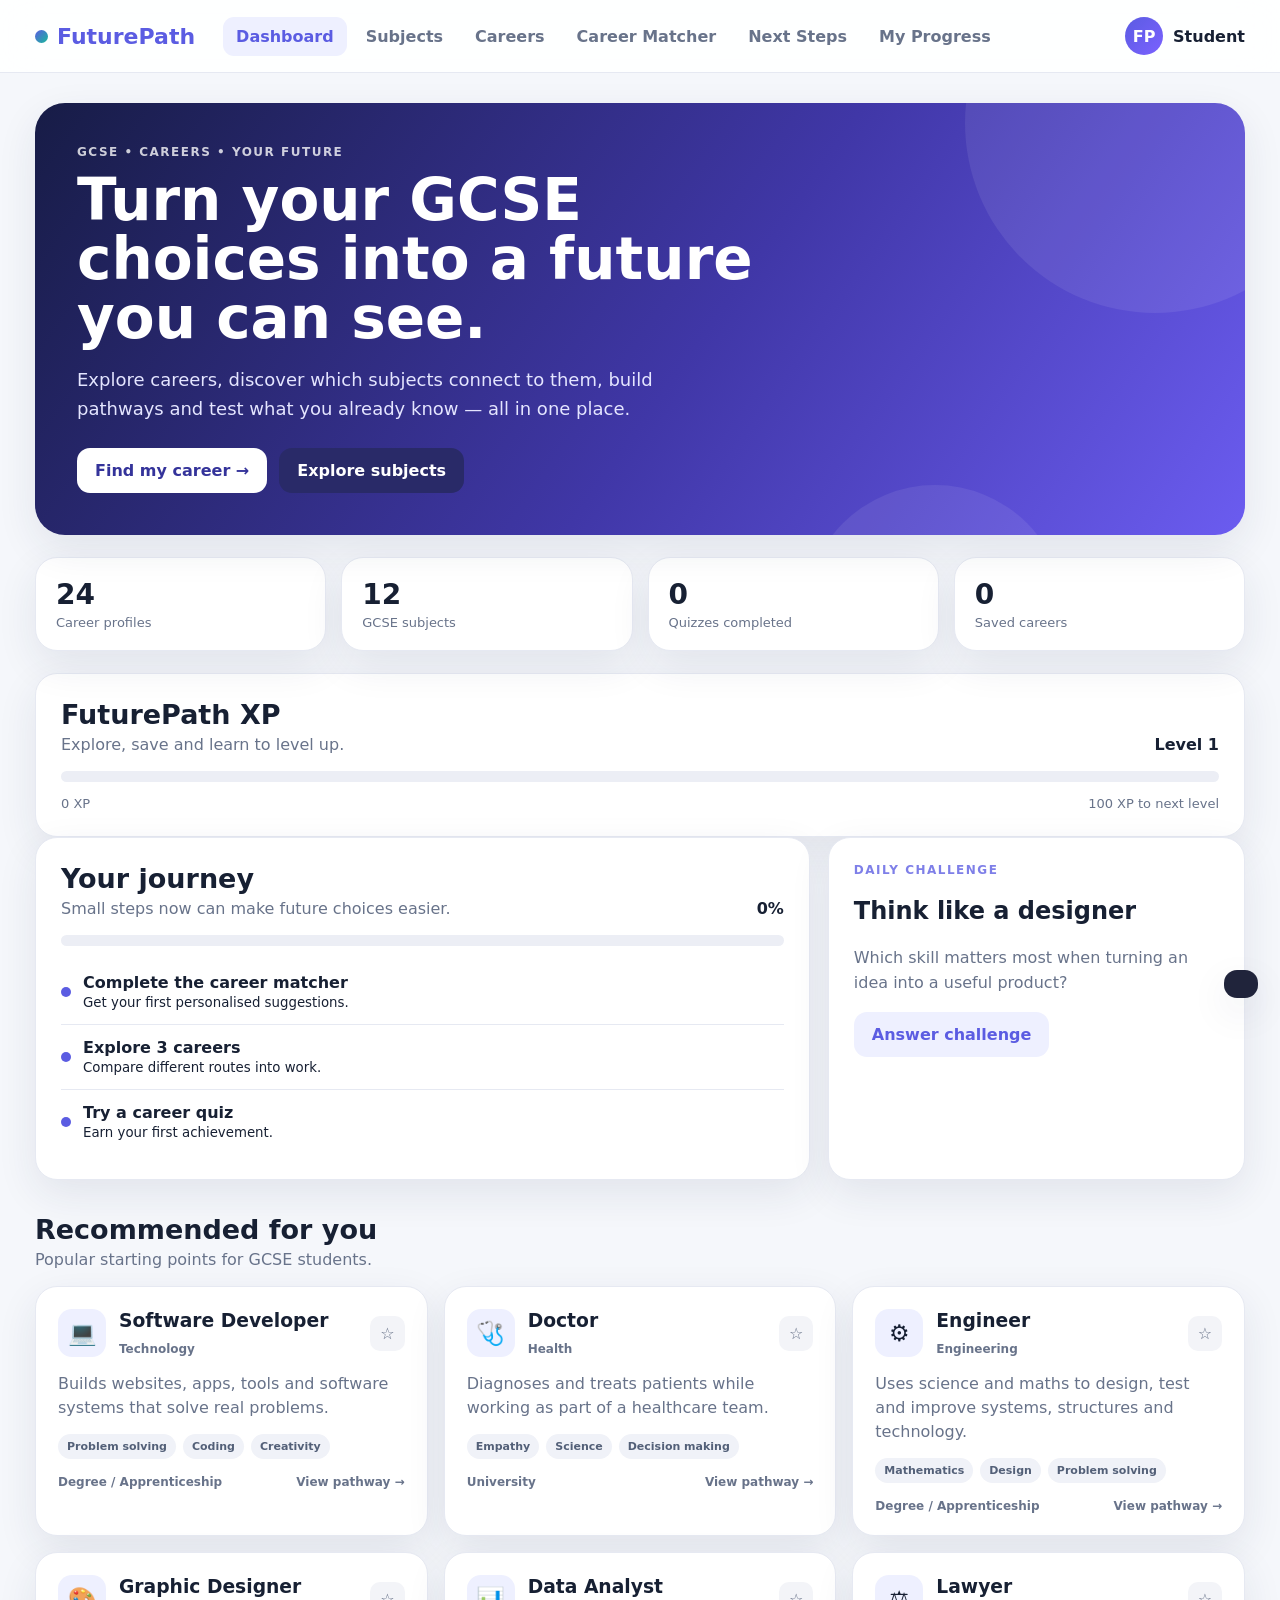
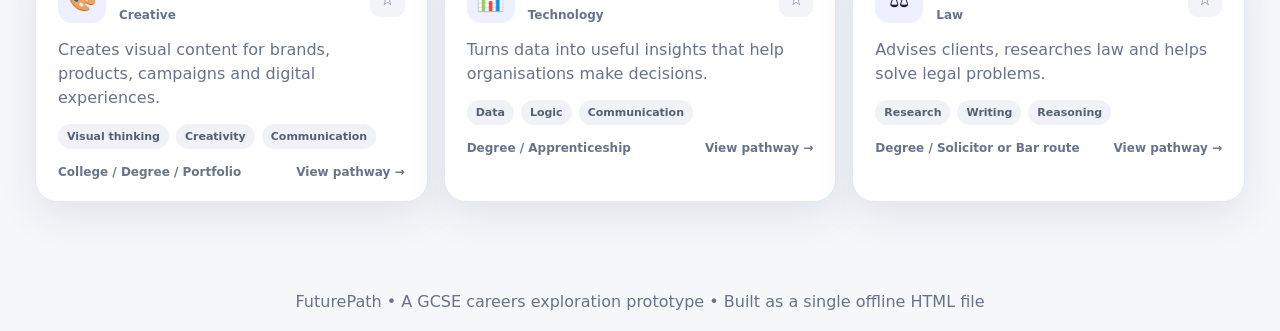
<file: FuturePath_GCSE_Career_Platform_Pro (3).html>
<!DOCTYPE html>
<html lang="en">
<head>
<meta charset="UTF-8">
<meta name="viewport" content="width=device-width, initial-scale=1.0">
<title>FuturePath | GCSE Careers</title>
<style>
:root{
  --bg:#f5f7fb;--card:#fff;--text:#172033;--muted:#68738a;--primary:#5b5ce2;
  --primary2:#7b61ff;--accent:#18b99a;--warning:#ffb84d;--danger:#ef6672;
  --border:#e6e9f2;--shadow:0 14px 40px rgba(33,42,76,.09);--radius:22px;
}
*{box-sizing:border-box}html{scroll-behavior:smooth}body{margin:0;font-family:Inter,ui-sans-serif,system-ui,-apple-system,Segoe UI,Roboto,Arial,sans-serif;background:var(--bg);color:var(--text)}
button,input,select{font:inherit}button{cursor:pointer;border:0}.hidden{display:none!important}
.nav{position:sticky;top:0;z-index:50;background:rgba(255,255,255,.9);backdrop-filter:blur(18px);border-bottom:1px solid var(--border)}
.nav-inner{max-width:1250px;margin:auto;height:72px;display:flex;align-items:center;gap:28px;padding:0 20px}
.logo{font-weight:900;font-size:22px;color:var(--primary);display:flex;align-items:center;gap:9px}.logo-dot{width:13px;height:13px;border-radius:50%;background:linear-gradient(135deg,var(--primary),var(--accent))}
.nav-links{display:flex;gap:6px;flex:1}.nav-links button{background:none;color:var(--muted);padding:10px 13px;border-radius:11px;font-weight:700}.nav-links button:hover,.nav-links button.active{background:#eef0ff;color:var(--primary)}
.profile{display:flex;align-items:center;gap:10px;font-weight:800}.avatar{width:38px;height:38px;border-radius:50%;display:grid;place-items:center;background:linear-gradient(135deg,var(--primary),var(--primary2));color:#fff}
main{max-width:1250px;margin:auto;padding:30px 20px 70px}.hero{border-radius:30px;padding:42px;min-height:355px;background:linear-gradient(125deg,#171c46,#4037a7 55%,#6b5cf0);color:#fff;position:relative;overflow:hidden;box-shadow:var(--shadow)}
.hero:before,.hero:after{content:"";position:absolute;border-radius:50%;background:rgba(255,255,255,.08)}.hero:before{width:380px;height:380px;right:-100px;top:-170px}.hero:after{width:260px;height:260px;right:180px;bottom:-210px}
.hero-content{position:relative;z-index:2;max-width:700px}.eyebrow{text-transform:uppercase;letter-spacing:1.5px;font-size:12px;font-weight:900;opacity:.78}.hero h1{font-size:clamp(34px,5vw,58px);line-height:1.02;margin:12px 0}.hero p{font-size:18px;line-height:1.6;color:#e4e5ff;max-width:650px}.actions{display:flex;gap:12px;flex-wrap:wrap;margin-top:24px}
.btn{padding:13px 18px;border-radius:13px;font-weight:900;transition:.2s}.btn:hover{transform:translateY(-2px)}.btn-primary{background:#fff;color:#34339a}.btn-dark{background:#292a68;color:#fff}.btn-soft{background:#eef0ff;color:var(--primary)}.btn-green{background:var(--accent);color:#fff}
.stats{display:grid;grid-template-columns:repeat(4,1fr);gap:15px;margin:22px 0}.stat,.card{background:var(--card);border:1px solid var(--border);border-radius:var(--radius);box-shadow:var(--shadow)}.stat{padding:20px}.stat strong{font-size:28px}.stat span{display:block;color:var(--muted);font-size:13px;margin-top:4px}
.section{margin-top:34px}.section-head{display:flex;justify-content:space-between;gap:15px;align-items:end;margin-bottom:17px}.section-head h2{margin:0;font-size:27px}.section-head p{margin:5px 0 0;color:var(--muted)}.section-head .search{max-width:320px}
.search{width:100%;border:1px solid var(--border);background:#fff;padding:13px 15px;border-radius:13px;outline:none}.search:focus{border-color:var(--primary);box-shadow:0 0 0 4px #5b5ce214}
.subject-grid,.career-grid,.path-grid{display:grid;grid-template-columns:repeat(3,1fr);gap:16px}.subject,.career{padding:22px;transition:.22s;cursor:pointer}.subject:hover,.career:hover{transform:translateY(-5px);box-shadow:0 18px 45px rgba(33,42,76,.13)}
.icon{width:48px;height:48px;border-radius:14px;display:grid;place-items:center;background:#eef0ff;font-size:23px;margin-bottom:15px}.subject h3,.career h3{margin:0 0 7px}.subject p,.career p{color:var(--muted);line-height:1.5;margin:0}.chips{display:flex;gap:7px;flex-wrap:wrap;margin-top:14px}.chip{background:#f0f2f8;border-radius:999px;padding:6px 9px;font-size:11px;font-weight:800;color:#536078}
.career-top{display:flex;gap:13px;align-items:center}.career-top .icon{margin:0}.career-meta{display:flex;justify-content:space-between;margin-top:16px;color:var(--muted);font-size:12px;font-weight:800}.save{background:#f3f4f8;border-radius:10px;padding:8px 10px;color:#68738a}.save.saved{color:#d89a00;background:#fff6dc}
.dashboard{display:grid;grid-template-columns:1.3fr .7fr;gap:18px}.progress-card{padding:25px}.progress-bar{height:11px;background:#eceef5;border-radius:999px;overflow:hidden;margin:14px 0}.progress-fill{height:100%;background:linear-gradient(90deg,var(--primary),var(--accent));border-radius:999px;transition:.5s}
.todo{display:flex;gap:12px;align-items:center;padding:13px 0;border-bottom:1px solid var(--border)}.todo:last-child{border:0}.todo-dot{width:10px;height:10px;border-radius:50%;background:var(--primary)}
.match{padding:28px}.match-layout{display:grid;grid-template-columns:1fr 1fr;gap:20px}.question{padding:24px;border:1px solid var(--border);border-radius:18px;background:#fafbfe}.question h3{margin-top:0}.option{display:block;width:100%;text-align:left;background:#fff;border:1px solid var(--border);padding:13px;border-radius:12px;margin:9px 0;font-weight:700}.option:hover,.option.selected{border-color:var(--primary);background:#eef0ff;color:var(--primary)}
.result{background:linear-gradient(135deg,#f0efff,#e9fff8);padding:25px;border-radius:18px;border:1px solid #deddfb}.result h3{margin-top:0}
.pathway{padding:24px}.path-line{display:grid;grid-template-columns:50px 1fr;gap:15px;position:relative;padding-bottom:20px}.path-line:not(:last-child):after{content:"";position:absolute;left:24px;top:48px;height:calc(100% - 28px);width:2px;background:#dfe2ed}.step{width:48px;height:48px;border-radius:50%;background:#eef0ff;color:var(--primary);display:grid;place-items:center;font-weight:900;z-index:1}.path-line h4{margin:3px 0 4px}.path-line p{margin:0;color:var(--muted);line-height:1.5}
.badges{display:grid;grid-template-columns:repeat(4,1fr);gap:12px}.badge{padding:17px;text-align:center}.badge .big{font-size:29px}.badge.locked{opacity:.42;filter:grayscale(1)}
.modal{position:fixed;inset:0;background:rgba(14,18,40,.65);z-index:100;display:none;align-items:center;justify-content:center;padding:18px}.modal.open{display:flex}.modal-box{background:#fff;border-radius:24px;max-width:780px;width:100%;max-height:90vh;overflow:auto;padding:28px;box-shadow:0 30px 80px #0004}.modal-head{display:flex;justify-content:space-between;gap:20px}.close{background:#f0f2f7;width:38px;height:38px;border-radius:50%;font-size:20px}.quiz-q{padding:18px 0;border-bottom:1px solid var(--border)}.quiz-q p{font-weight:800}.quiz-q label{display:block;padding:8px;color:var(--muted)}
.toast{position:fixed;bottom:22px;right:22px;background:#20243b;color:#fff;padding:14px 17px;border-radius:13px;box-shadow:var(--shadow);z-index:200;transform:translateY(120px);transition:.3s}.toast.show{transform:translateY(0)}
footer{text-align:center;color:var(--muted);padding:20px}
@media(max-width:850px){.nav-links{display:none}.stats{grid-template-columns:repeat(2,1fr)}.subject-grid,.career-grid,.path-grid{grid-template-columns:1fr 1fr}.dashboard,.match-layout{grid-template-columns:1fr}.badges{grid-template-columns:repeat(2,1fr)}}
@media(max-width:580px){main{padding:18px 13px 50px}.hero{padding:27px;min-height:auto}.stats{grid-template-columns:1fr 1fr}.subject-grid,.career-grid,.path-grid{grid-template-columns:1fr}.section-head{align-items:stretch;flex-direction:column}.section-head .search{max-width:none}.hero h1{font-size:39px}.nav-inner{padding:0 13px}.profile span{display:none}}
</style>
</head>
<body>
<nav class="nav">
  <div class="nav-inner">
    <div class="logo"><span class="logo-dot"></span>FuturePath</div>
    <div class="nav-links">
      <button data-page="home" class="active">Dashboard</button>
      <button data-page="subjects">Subjects</button>
      <button data-page="careers">Careers</button>
      <button data-page="matcher">Career Matcher</button>
      <button data-page="options">Next Steps</button><button data-page="progress">My Progress</button>
    </div>
    <div class="profile"><div class="avatar">FP</div><span>Student</span></div>
  </div>
</nav>

<main>
<section id="home" class="page">
  <div class="hero">
    <div class="hero-content">
      <div class="eyebrow">GCSE • Careers • Your Future</div>
      <h1>Turn your GCSE choices into a future you can see.</h1>
      <p>Explore careers, discover which subjects connect to them, build pathways and test what you already know — all in one place.</p>
      <div class="actions">
        <button class="btn btn-primary" onclick="go('matcher')">Find my career →</button>
        <button class="btn btn-dark" onclick="go('subjects')">Explore subjects</button>
      </div>
    </div>
  </div>
  <div class="stats">
    <div class="stat"><strong id="careerCount">24</strong><span>Career profiles</span></div>
    <div class="stat"><strong>12</strong><span>GCSE subjects</span></div>
    <div class="stat"><strong id="quizCount">0</strong><span>Quizzes completed</span></div>
    <div class="stat"><strong id="savedCount">0</strong><span>Saved careers</span></div>
  </div>

  <div class="card progress-card" style="margin-top:18px">
    <div class="section-head"><div><h2>FuturePath XP</h2><p>Explore, save and learn to level up.</p></div><strong id="levelLabel">Level 1</strong></div>
    <div class="progress-bar"><div class="progress-fill" id="xpFill" style="width:0%"></div></div>
    <div style="display:flex;justify-content:space-between;color:var(--muted);font-size:13px"><span id="xpText">0 XP</span><span id="nextXp">100 XP to next level</span></div>
  </div>

  <div class="dashboard">
    <div class="card progress-card">
      <div class="section-head"><div><h2>Your journey</h2><p>Small steps now can make future choices easier.</p></div><strong id="progressText">0%</strong></div>
      <div class="progress-bar"><div class="progress-fill" id="progressFill" style="width:0%"></div></div>
      <div class="todo"><div class="todo-dot"></div><div><b>Complete the career matcher</b><br><small>Get your first personalised suggestions.</small></div></div>
      <div class="todo"><div class="todo-dot"></div><div><b>Explore 3 careers</b><br><small>Compare different routes into work.</small></div></div>
      <div class="todo"><div class="todo-dot"></div><div><b>Try a career quiz</b><br><small>Earn your first achievement.</small></div></div>
    </div>
    <div class="card progress-card">
      <div class="eyebrow" style="color:var(--primary)">Daily challenge</div>
      <h2 id="dailyTitle">Think like a designer</h2>
      <p id="dailyText" style="color:var(--muted);line-height:1.6">Which skill matters most when turning an idea into a useful product?</p>
      <button class="btn btn-soft" onclick="dailyChallenge()">Answer challenge</button>
    </div>
  </div>

  <div class="section">
    <div class="section-head"><div><h2>Recommended for you</h2><p>Popular starting points for GCSE students.</p></div></div>
    <div id="homeCareers" class="career-grid"></div>
  </div>
</section>

<section id="subjects" class="page hidden">
  <div class="section-head"><div><h2>Explore GCSE subjects</h2><p>Pick a subject to see careers where it can be useful.</p></div><input class="search" id="subjectSearch" placeholder="Search subjects..."></div>
  <div id="subjectGrid" class="subject-grid"></div>
</section>

<section id="careers" class="page hidden">
  <div class="section-head"><div><h2>Career explorer</h2><p>Compare careers by area, skills and route.</p></div><input class="search" id="careerSearch" placeholder="Search careers..."></div>
  <div class="chips" id="careerFilters" style="margin-bottom:18px"></div>
  <div id="careerGrid" class="career-grid"></div>
</section>

<section id="matcher" class="page hidden">
  <div class="card match">
    <div class="section-head"><div><h2>Career Matcher</h2><p>Answer 5 questions. There are no right or wrong answers.</p></div></div>
    <div class="match-layout">
      <div id="matchQuestions"></div>
      <div>
        <div id="matchResult" class="result">
          <h3>Your result will appear here</h3>
          <p style="color:var(--muted)">Choose an answer for each question, then press “Match me”.</p>
        </div>
        <button class="btn btn-primary" style="margin-top:14px;width:100%" onclick="runMatcher()">Match me with careers</button>
      </div>
    </div>
  </div>
</section>


<section id="options" class="page hidden">
  <div class="hero" style="min-height:270px;margin-bottom:22px">
    <div class="hero-content">
      <div class="eyebrow">After GCSEs • England & UK</div>
      <h1>Choose a route, not a label.</h1>
      <p>Compare sixth form, college, apprenticeships and university-style routes, then build a simple action plan for your next steps.</p>
    </div>
  </div>

  <div class="section">
    <div class="section-head"><div><h2>Which route sounds right?</h2><p>There is no single “best” route — it depends on the career and what suits you.</p></div></div>
    <div class="path-grid">
      <div class="card pathway"><div class="icon">🎓</div><h3>Sixth form / college</h3><p style="color:var(--muted);line-height:1.6">Continue studying after GCSEs, often taking A levels or other post-16 qualifications. This can be useful if you want to keep academic options open.</p><div class="chips"><span class="chip">Academic study</span><span class="chip">Post-16</span></div></div>
      <div class="card pathway"><div class="icon">🛠️</div><h3>Apprenticeship</h3><p style="color:var(--muted);line-height:1.6">Combine paid work with training and a qualification. In England, official guidance says apprenticeships are available from age 16, with different levels available.</p><div class="chips"><span class="chip">Work + study</span><span class="chip">Paid job</span></div><button class="btn btn-soft" onclick="openApprenticeship()">Learn more</button></div>
      <div class="card pathway"><div class="icon">🏫</div><h3>University</h3><p style="color:var(--muted);line-height:1.6">A higher-education route that can lead to a degree and is required or useful for many careers. Entry requirements differ by course.</p><div class="chips"><span class="chip">Degree</span><span class="chip">Subject specialism</span></div></div>
    </div>
  </div>

  <div class="section">
    <div class="section-head"><div><h2>Interactive next-step planner</h2><p>Pick a career and the planner will turn it into a checklist.</p></div>
      <select id="plannerCareer" class="search" style="max-width:330px"><option value="">Choose a career...</option></select>
    </div>
    <div class="card pathway" id="plannerOutput"><p style="color:var(--muted)">Choose a career above to generate your plan.</p></div>
  </div>

  <div class="section">
    <div class="section-head"><div><h2>Official UK resources</h2><p>Use these for current information rather than relying on static career websites.</p></div></div>
    <div class="path-grid">
      <div class="card pathway"><h3>Find an apprenticeship</h3><p style="color:var(--muted)">The official England service lets you search and apply for apprenticeships.</p><a class="btn btn-soft" href="https://www.gov.uk/apply-apprenticeship" target="_blank" rel="noopener">Open GOV.UK →</a></div>
      <div class="card pathway"><h3>UCAS apprenticeships</h3><p style="color:var(--muted)">Explore apprenticeship information, industries and vacancies through UCAS.</p><a class="btn btn-soft" href="https://www.ucas.com/apprenticeships" target="_blank" rel="noopener">Open UCAS →</a></div>
      <div class="card pathway"><h3>Compare before deciding</h3><p style="color:var(--muted)">Check the qualification, subjects/grades, training provider, employer, location and progression before applying.</p><button class="btn btn-soft" onclick="showCompare()">Open checklist</button></div>
    </div>
  </div>
</section>

<section id="progress" class="page hidden">
  <div class="section-head"><div><h2>My Progress</h2><p>Your activity is saved in this browser.</p></div><button class="btn btn-soft" onclick="resetProgress()">Reset progress</button></div>
  <div class="stats">
    <div class="stat"><strong id="pQuiz">0</strong><span>Quizzes completed</span></div>
    <div class="stat"><strong id="pSaved">0</strong><span>Saved careers</span></div>
    <div class="stat"><strong id="pExplored">0</strong><span>Careers explored</span></div>
    <div class="stat"><strong id="pScore">—</strong><span>Best quiz score</span></div>
  </div>
  <div class="section">
    <div class="section-head"><div><h2>Achievements</h2><p>Keep exploring to unlock them.</p></div></div>
    <div class="badges" id="badges"></div>
  </div>
  <div class="section">
    <div class="card pathway">
      <h2>Your saved careers</h2>
      <div id="savedList"></div>
    </div>
  </div>
</section>
</main>

<footer>FuturePath • A GCSE careers exploration prototype • Built as a single offline HTML file</footer>

<div class="modal" id="modal">
  <div class="modal-box" id="modalBox"></div>
</div>
<div class="toast" id="toast"></div>

<script>
const subjects=[
["English Language","📖","Communication, writing and analysis","Journalist, Lawyer, Teacher, Marketing Executive"],
["Maths","➗","Problem solving, logic and quantitative skills","Data Analyst, Engineer, Accountant, Economist"],
["Biology","🧬","Living systems, health and scientific investigation","Doctor, Biomedical Scientist, Zoologist, Physiotherapist"],
["Chemistry","⚗️","Matter, experiments and scientific reasoning","Pharmacist, Chemist, Chemical Engineer, Forensic Scientist"],
["Physics","⚡","Forces, energy, maths and how the universe works","Engineer, Physicist, Architect, Aerospace Engineer"],
["Computer Science","💻","Programming, systems and computational thinking","Software Developer, Cyber Security Analyst, Data Scientist, Game Developer"],
["Geography","🌍","Places, people, environment and data","Geographer, Town Planner, Environmental Consultant, Surveyor"],
["History","🏛️","Evidence, interpretation and understanding change","Lawyer, Historian, Civil Servant, Journalist"],
["Art & Design","🎨","Creative thinking, visual communication and making","Graphic Designer, Architect, Animator, UX Designer"],
["Business","📈","Enterprise, finance, strategy and organisations","Entrepreneur, Accountant, Marketing Manager, Consultant"],
["Languages","🗣️","Communication across cultures and countries","Translator, Diplomat, Teacher, International Business"],
["PE","🏃","Movement, teamwork, performance and wellbeing","Sports Coach, Physiotherapist, Sports Scientist, PE Teacher"]
];

const careers=[
{name:"Software Developer",icon:"💻",area:"Technology",subjects:["Maths","Computer Science","Physics"],skills:["Problem solving","Coding","Creativity"],route:"Degree / Apprenticeship",salary:"Varies by experience",desc:"Builds websites, apps, tools and software systems that solve real problems.",path:["GCSE Maths + Computer Science","A levels / T Level / college or apprenticeship","Junior Developer / Degree pathway","Software Developer → Senior Developer → Tech Lead"]},
{name:"Doctor",icon:"🩺",area:"Health",subjects:["Biology","Chemistry","Maths"],skills:["Empathy","Science","Decision making"],route:"University",salary:"Varies by role and experience",desc:"Diagnoses and treats patients while working as part of a healthcare team.",path:["GCSE Biology + Chemistry + strong academic profile","A levels / equivalent qualifications","Medical degree + clinical training","Doctor → Specialisation / GP / Consultant"]},
{name:"Engineer",icon:"⚙️",area:"Engineering",subjects:["Maths","Physics","Computer Science"],skills:["Mathematics","Design","Problem solving"],route:"Degree / Apprenticeship",salary:"Varies by engineering field",desc:"Uses science and maths to design, test and improve systems, structures and technology.",path:["GCSE Maths + Physics","A levels / T Level / apprenticeship","Engineering degree or higher apprenticeship","Graduate Engineer → Chartered / Senior Engineer"]},
{name:"Graphic Designer",icon:"🎨",area:"Creative",subjects:["Art & Design","English Language","Computer Science"],skills:["Visual thinking","Creativity","Communication"],route:"College / Degree / Portfolio",salary:"Varies by experience",desc:"Creates visual content for brands, products, campaigns and digital experiences.",path:["GCSE Art & Design","College / sixth form / creative qualification","Portfolio + internships / junior role","Designer → Senior Designer → Creative Director"]},
{name:"Data Analyst",icon:"📊",area:"Technology",subjects:["Maths","Computer Science","Business"],skills:["Data","Logic","Communication"],route:"Degree / Apprenticeship",salary:"Varies by sector and experience",desc:"Turns data into useful insights that help organisations make decisions.",path:["GCSE Maths + Computer Science","College / A levels / apprenticeship","Degree or data apprenticeship","Analyst → Senior Analyst → Data Scientist / Manager"]},
{name:"Lawyer",icon:"⚖️",area:"Law",subjects:["English Language","History","Maths"],skills:["Research","Writing","Reasoning"],route:"Degree / Solicitor or Bar route",salary:"Varies by legal role",desc:"Advises clients, researches law and helps solve legal problems.",path:["GCSE English + strong written subjects","A levels / equivalent","Law degree or conversion + professional training","Trainee → Qualified Lawyer → Senior / Partner"]},
{name:"Architect",icon:"🏗️",area:"Design",subjects:["Maths","Physics","Art & Design"],skills:["Design","Technical drawing","Problem solving"],route:"University",salary:"Varies by experience",desc:"Designs buildings and spaces while balancing creativity, safety and practical constraints.",path:["GCSE Maths + Art can be useful","Sixth form / college","Architecture degree + professional experience","Part 1 → Part 2 → Part 3 / Architect"]},
{name:"Cyber Security Analyst",icon:"🔐",area:"Technology",subjects:["Computer Science","Maths","Physics"],skills:["Investigation","Logic","Attention to detail"],route:"Degree / Apprenticeship",salary:"Varies by sector and experience",desc:"Helps protect systems, networks and information from cyber threats.",path:["GCSE Computer Science + Maths","College / T Level / apprenticeship","Cyber degree or technical training","Analyst → Security Engineer → Security Specialist"]},
{name:"Psychologist",icon:"🧠",area:"Health",subjects:["Biology","English Language","Maths"],skills:["Listening","Research","Analysis"],route:"University",salary:"Varies by specialism",desc:"Studies behaviour and mental processes and can work in research, education, health and other settings.",path:["GCSE English + Science subjects","A levels / equivalent","Psychology degree + further training","Assistant / Graduate → Specialist Psychologist"]},
{name:"Journalist",icon:"📰",area:"Media",subjects:["English Language","History","Languages"],skills:["Writing","Curiosity","Interviewing"],route:"Degree / College / Portfolio",salary:"Varies by employer and experience",desc:"Researches stories, checks information and communicates news to audiences.",path:["GCSE English + Humanities","College / degree / journalism course","Portfolio + work experience","Reporter → Journalist → Senior / Editor"]},
{name:"Accountant",icon:"💷",area:"Business",subjects:["Maths","Business","Computer Science"],skills:["Numeracy","Organisation","Analysis"],route:"Degree / Apprenticeship",salary:"Varies by qualification and experience",desc:"Works with financial information, budgets, reporting and business decisions.",path:["GCSE Maths","A levels / T Level / apprenticeship","Degree or professional apprenticeship","Trainee → Qualified Accountant → Manager / Specialist"]},
{name:"Environmental Consultant",icon:"🌱",area:"Environment",subjects:["Geography","Biology","Chemistry"],skills:["Research","Science","Sustainability"],route:"Degree / Apprenticeship",salary:"Varies by sector and experience",desc:"Helps organisations understand environmental impacts and make more sustainable decisions.",path:["GCSE Geography + Science","Sixth form / college","Environmental science or related degree","Graduate Consultant → Consultant → Senior / Principal"]},
{name:"Teacher",icon:"👩‍🏫",area:"Education",subjects:["English Language","Maths","History"],skills:["Communication","Patience","Leadership"],route:"University / Teacher Training",salary:"Varies by experience and role",desc:"Plans learning, supports pupils and helps young people develop knowledge and confidence.",path:["Strong GCSEs including English and Maths","Sixth form / college","Degree + teacher training or integrated route","Early Career Teacher → Experienced Teacher → Leadership"]},
{name:"Game Developer",icon:"🎮",area:"Technology",subjects:["Computer Science","Maths","Art & Design"],skills:["Coding","Creativity","Teamwork"],route:"Degree / Apprenticeship / Portfolio",salary:"Varies by studio and experience",desc:"Creates the code and systems that make games work and feel interactive.",path:["GCSE Computer Science + Maths","College / T Level / degree","Projects + portfolio / junior role","Developer → Senior → Technical / Design Lead"]},
{name:"Marketing Executive",icon:"📣",area:"Business",subjects:["English Language","Business","Art & Design"],skills:["Creativity","Communication","Research"],route:"Degree / Apprenticeship",salary:"Varies by sector and experience",desc:"Plans campaigns and uses research, content and data to reach audiences.",path:["GCSE English + Business or creative subject","College / sixth form","Degree or marketing apprenticeship","Executive → Manager → Head of Marketing"]},
{name:"Forensic Scientist",icon:"🔬",area:"Science",subjects:["Chemistry","Biology","Maths"],skills:["Observation","Science","Accuracy"],route:"University / Apprenticeship",salary:"Varies by employer and specialism",desc:"Uses scientific methods to examine evidence and support investigations.",path:["GCSE Chemistry + Biology + Maths","A levels / equivalent","Forensic science or related degree","Laboratory / Graduate → Scientist → Specialist"]},
{name:"Physiotherapist",icon:"🦴",area:"Health",subjects:["Biology","PE","Chemistry"],skills:["Empathy","Science","Communication"],route:"University",salary:"Varies by experience and setting",desc:"Helps people improve movement and function through assessment, treatment and rehabilitation.",path:["GCSE Biology + PE can be useful","A levels / equivalent","Physiotherapy degree","Newly Qualified → Specialist / Senior Physiotherapist"]},
{name:"Civil Servant",icon:"🏛️",area:"Public Service",subjects:["English Language","History","Geography"],skills:["Research","Communication","Organisation"],route:"Degree / Apprenticeship",salary:"Varies by grade and department",desc:"Works on public services and policy across government departments.",path:["GCSE English + humanities","Sixth form / college","Degree or civil service apprenticeship","Executive Officer → Higher grades → Senior roles"]},
{name:"UX Designer",icon:"🖥️",area:"Creative",subjects:["Art & Design","Computer Science","English Language"],skills:["Empathy","Design","Research"],route:"Degree / Portfolio / Apprenticeship",salary:"Varies by experience",desc:"Designs digital experiences so websites and apps are clear, useful and enjoyable.",path:["GCSE Art + English / Computer Science","College / degree / portfolio","Projects + work experience","Junior UX → UX Designer → Lead Designer"]},
{name:"Aerospace Engineer",icon:"✈️",area:"Engineering",subjects:["Maths","Physics","Computer Science"],skills:["Mathematics","Physics","Precision"],route:"University / Degree Apprenticeship",salary:"Varies by industry and experience",desc:"Designs and tests aircraft, spacecraft and related systems.",path:["GCSE Maths + Physics","A levels / equivalent","Aerospace or mechanical engineering degree","Graduate → Engineer → Specialist / Lead"]},
{name:"Town Planner",icon:"🏙️",area:"Environment",subjects:["Geography","Maths","English Language"],skills:["Planning","Communication","Analysis"],route:"Degree / Apprenticeship",salary:"Varies by experience and employer",desc:"Helps plan how towns, cities and communities develop and use space.",path:["GCSE Geography + Maths","Sixth form / college","Planning or related degree","Graduate Planner → Planner → Senior / Principal"]},
{name:"Sports Scientist",icon:"🏅",area:"Sport",subjects:["PE","Biology","Maths"],skills:["Science","Data","Performance"],route:"University",salary:"Varies by setting and specialism",desc:"Applies science and data to understand and improve human performance.",path:["GCSE PE + Biology + Maths","A levels / equivalent","Sport and exercise science degree","Graduate → Practitioner / Scientist → Specialist"]},
{name:"Entrepreneur",icon:"🚀",area:"Business",subjects:["Business","Maths","English Language"],skills:["Leadership","Creativity","Resilience"],route:"Flexible / Business building",salary:"Highly variable",desc:"Builds and runs a business by identifying problems, creating solutions and taking calculated risks.",path:["Explore Business + Maths","Develop an idea and test it","Build skills through projects / enterprise","Founder → Growing business → New ventures"]},
{name:"Translator",icon:"🌐",area:"Languages",subjects:["Languages","English Language","History"],skills:["Languages","Accuracy","Cultural awareness"],route:"Degree / Apprenticeship",salary:"Varies by language and setting",desc:"Converts written or spoken meaning between languages while preserving context.",path:["GCSE language + English","Sixth form / college","Language degree / specialist training","Translator → Specialist → Senior / Project roles"]}
];

const matcherQuestions=[
["What type of task sounds most satisfying?",["Building or solving something","Helping or understanding people","Creating something original","Investigating facts and patterns","Leading an idea or project"]],
["Which school activity would you pick?",["A coding or maths challenge","A science or wellbeing project","Art, media or design","A research or debate task","A business or enterprise challenge"]],
["What skill would you most like to use?",["Logic","Empathy","Creativity","Analysis","Leadership"]],
["Where could you imagine working?",["Tech or engineering environment","Hospital, school or community","Studio or creative team","Lab, office or research setting","Business or organisation"]],
["What motivates you most?",["Making systems work","Making a difference to people","Expressing ideas","Discovering how things work","Turning an idea into reality"]]
];
const areaMap={Technology:"💻",Health:"🩺",Engineering:"⚙️",Creative:"🎨",Law:"⚖️",Design:"🏗️",Media:"📰",Business:"📈",Environment:"🌱","Education":"👩‍🏫",Science:"🔬","Public Service":"🏛️",Sport:"🏅",Languages:"🌐"};

let state=JSON.parse(localStorage.getItem("futurepath_state")||'{"saved":[],"explored":[],"quizzes":0,"best":0,"matcher":false,"xp":0,"planDone":[]}');
state.xp=state.xp||0; state.planDone=state.planDone||[];
let activeFilter="All";

function addXP(amount,msg){
 state.xp=(state.xp||0)+amount; saveState(); if(msg) toast("+"+amount+" XP — "+msg);
}
function saveState(){localStorage.setItem("futurepath_state",JSON.stringify(state));updateStats()}
function toast(msg){const t=document.getElementById("toast");t.textContent=msg;t.classList.add("show");setTimeout(()=>t.classList.remove("show"),2200)}
function go(page){
 document.querySelectorAll(".page").forEach(x=>x.classList.add("hidden"));
 document.getElementById(page).classList.remove("hidden");
 document.querySelectorAll(".nav-links button").forEach(x=>x.classList.toggle("active",x.dataset.page===page));
 window.scrollTo({top:0,behavior:"smooth"});
 if(page==="progress")renderProgress();
}
document.querySelectorAll(".nav-links button").forEach(b=>b.onclick=()=>go(b.dataset.page));

function careerCard(c){
 const saved=state.saved.includes(c.name);
 return `<div class="card career" onclick="openCareer('${c.name}')">
  <div class="career-top"><div class="icon">${c.icon}</div><div style="flex:1"><h3>${c.name}</h3><span style="color:var(--muted);font-size:12px;font-weight:800">${c.area}</span></div>
  <button class="save ${saved?'saved':''}" onclick="event.stopPropagation();toggleSave('${c.name}')">${saved?'★':'☆'}</button></div>
  <p style="margin-top:15px">${c.desc}</p>
  <div class="chips">${c.skills.slice(0,3).map(s=>`<span class="chip">${s}</span>`).join("")}</div>
  <div class="career-meta"><span>${c.route}</span><span>View pathway →</span></div>
 </div>`;
}
function renderCareers(){
 const q=(document.getElementById("careerSearch")?.value||"").toLowerCase();
 const list=careers.filter(c=>(activeFilter==="All"||c.area===activeFilter)&&`${c.name} ${c.area} ${c.subjects.join(" ")} ${c.skills.join(" ")}`.toLowerCase().includes(q));
 document.getElementById("careerGrid").innerHTML=list.map(careerCard).join("")||`<div class="card" style="padding:25px">No careers found. Try another search.</div>`;
}
function renderHome(){document.getElementById("homeCareers").innerHTML=careers.slice(0,6).map(careerCard).join("")}
function renderSubjects(){
 const q=(document.getElementById("subjectSearch")?.value||"").toLowerCase();
 document.getElementById("subjectGrid").innerHTML=subjects.filter(s=>s[0].toLowerCase().includes(q)||s[2].toLowerCase().includes(q)).map(s=>`
 <div class="card subject" onclick="subjectCareers('${s[0]}')"><div class="icon">${s[1]}</div><h3>${s[0]}</h3><p>${s[2]}</p><div class="chips"><span class="chip">${s[3].split(",")[0]}</span><span class="chip">Explore careers →</span></div></div>`).join("");
}
function renderFilters(){
 const areas=["All",...new Set(careers.map(c=>c.area))];
 document.getElementById("careerFilters").innerHTML=areas.map(a=>`<button class="chip" style="border:0;cursor:pointer;background:${activeFilter===a?'#5b5ce2':'#eef0f5'};color:${activeFilter===a?'#fff':'#536078'}" onclick="activeFilter='${a}';renderFilters();renderCareers()">${a}</button>`).join("");
}
function subjectCareers(subject){
 const list=careers.filter(c=>c.subjects.includes(subject));
 document.getElementById("modalBox").innerHTML=`<div class="modal-head"><div><div class="eyebrow" style="color:var(--primary)">Subject explorer</div><h2>${subject}</h2><p style="color:var(--muted)">Careers where ${subject} can help you build useful knowledge or skills.</p></div><button class="close" onclick="closeModal()">×</button></div>
 <div class="career-grid" style="margin-top:20px">${list.map(careerCard).join("")}</div>`;
 document.getElementById("modal").classList.add("open");
}
function openCareer(name){
 const c=careers.find(x=>x.name===name); if(!c)return;
 if(!state.explored.includes(name)){state.explored.push(name);saveState();addXP(15,"Career explored")}
 document.getElementById("modalBox").innerHTML=`<div class="modal-head"><div><div class="icon">${c.icon}</div><div class="eyebrow" style="color:var(--primary)">${c.area}</div><h2>${c.name}</h2><p style="color:var(--muted);line-height:1.6">${c.desc}</p></div><button class="close" onclick="closeModal()">×</button></div>
 <div class="chips">${c.skills.map(s=>`<span class="chip">${s}</span>`).join("")}</div>
 <div class="section"><h3>Useful GCSE subjects</h3><div class="chips">${c.subjects.map(s=>`<span class="chip">${s}</span>`).join("")}</div></div>
 <div class="section"><h3>Typical pathway</h3><div class="pathway">${c.path.map((p,i)=>`<div class="path-line"><div class="step">${i+1}</div><div><h4>${p.split(" + ")[0]}</h4><p>${p}</p></div></div>`).join("")}</div></div>
 <div class="section"><button class="btn btn-soft" onclick="startQuiz('${c.name}')">Take ${c.name} quiz →</button> <button class="btn btn-dark" onclick="toggleSave('${c.name}');openCareer('${c.name}')">${state.saved.includes(c.name)?'Remove from saved':'Save career'}</button></div>`;
 document.getElementById("modal").classList.add("open");
}
function closeModal(){document.getElementById("modal").classList.remove("open")}
document.getElementById("modal").addEventListener("click",e=>{if(e.target.id==="modal")closeModal()});

const quizBank={
"Software Developer":[["Which skill is especially useful for developers?","Problem solving",["Problem solving","Public speaking","Cooking","Singing"]],["What does code do?","Gives instructions to a computer",["Gives instructions to a computer","Only stores photos","Prints books","Measures weather"]],["What should a developer do when code fails?","Debug and test it",["Debug and test it","Ignore it","Delete everything","Stop learning"]]],
"Doctor":[["Which quality is important when caring for patients?","Empathy",["Empathy","Ignoring questions","Avoiding teamwork","Guessing"]],["Why is science important in medicine?","It helps understand the body and treatments",["It helps understand the body and treatments","It replaces communication","It prevents all illness","It removes the need for evidence"]],["What is diagnosis?","Working out what may be causing symptoms",["Working out what may be causing symptoms","Writing computer code","Designing a building","Selling products"]]],
"Engineer":[["What do engineers often use?","Maths and science",["Maths and science","Only history","Only creative writing","No evidence"]],["Why do engineers test designs?","To check performance and improve safety",["To check performance and improve safety","To make projects slower","To avoid measurements","To remove teamwork"]],["Which approach fits engineering?","Solve, test and improve",["Solve, test and improve","Guess and never test","Copy without checking","Avoid problems"]]]
};
function startQuiz(name){
 const c=careers.find(x=>x.name===name);const qs=quizBank[name]||[
 ["Which GCSE subject is directly useful for this career?",c.subjects[0], [c.subjects[0], "No subjects are useful", "Only PE", "Only music"]],
 ["Which skill appears in this career profile?",c.skills[0], [c.skills[0], "Avoiding teamwork", "Ignoring detail", "Never communicating"]],
 ["What is a good career habit?", "Keep learning and improving", ["Keep learning and improving","Never ask questions","Avoid practice","Give up quickly"]]
 ];
 document.getElementById("modalBox").innerHTML=`<div class="modal-head"><div><div class="eyebrow" style="color:var(--primary)">Career challenge</div><h2>${name} quiz</h2><p style="color:var(--muted)">Test your understanding and earn progress.</p></div><button class="close" onclick="closeModal()">×</button></div>
 <div id="quizForm">${qs.map((q,i)=>`<div class="quiz-q"><p>${i+1}. ${q[0]}</p>${q[2].map((o,j)=>`<label><input type="radio" name="q${i}" value="${o.replace(/"/g,'&quot;')}"> ${o}</label>`).join("")}</div>`).join("")}</div>
 <button class="btn btn-primary" style="margin-top:18px" onclick='submitQuiz(${JSON.stringify(name)},${JSON.stringify(qs)})'>Submit quiz</button>`;
 document.getElementById("modal").classList.add("open");
}
function submitQuiz(name,qs){
 let score=0,answered=0;qs.forEach((q,i)=>{const a=document.querySelector(`input[name="q${i}"]:checked`);if(a){answered++;if(a.value===q[1])score++}});
 if(answered<qs.length){toast("Answer every question first.");return}
 state.quizzes++;state.best=Math.max(state.best,Math.round(score/qs.length*100));saveState();addXP(25,"Quiz completed");
 const pct=Math.round(score/qs.length*100);
 document.getElementById("modalBox").innerHTML=`<div style="text-align:center;padding:25px"><div style="font-size:55px">${pct>=67?'🏆':'💪'}</div><h2>${pct>=67?'Great job!':'Keep going!'}</h2><p style="font-size:18px">You scored <b>${score}/${qs.length}</b> (${pct}%).</p><p style="color:var(--muted)">Exploring careers and learning what they involve is progress in itself.</p><button class="btn btn-primary" onclick="closeModal()">Continue exploring</button></div>`;
 toast(`Quiz complete: ${pct}%`);
}
function toggleSave(name){
 if(state.saved.includes(name))state.saved=state.saved.filter(x=>x!==name);else state.saved.push(name);
 saveState();renderCareers();renderHome();renderProgress();if(state.saved.includes(name)) addXP(10,"Career saved"); else toast("Career removed");
}
function buildMatcher(){
 document.getElementById("matchQuestions").innerHTML=matcherQuestions.map((q,i)=>`<div class="question"><h3>${i+1}. ${q[0]}</h3>${q[1].map((o,j)=>`<button class="option" data-q="${i}" data-v="${j}" onclick="selectOption(this)">${o}</button>`).join("")}</div>`).join("");
}
function selectOption(btn){
 document.querySelectorAll(`.option[data-q="${btn.dataset.q}"]`).forEach(x=>x.classList.remove("selected"));btn.classList.add("selected");
}
function runMatcher(){
 const selected=[0,1,2,3,4].map(i=>document.querySelector(`.option[data-q="${i}"].selected`));
 if(selected.some(x=>!x)){toast("Choose an answer for every question.");return}
 const counts=[0,0,0,0,0];selected.forEach(x=>counts[+x.dataset.v]++);
 const top=counts.map((n,i)=>[n,i]).sort((a,b)=>b[0]-a[0]).slice(0,2).map(x=>x[1]);
 const wanted=top.map(i=>["Technology","Health","Creative","Science","Business"][i]);
 let results=careers.filter(c=>wanted.some(a=>c.area===a)||c.subjects.some(s=>["Maths","Biology","Art & Design","Chemistry","Business"].includes(s))).slice(0,4);
 state.matcher=true;saveState();addXP(30,"Career matcher completed");
 document.getElementById("matchResult").innerHTML=`<h3>Your strongest themes</h3><div class="chips">${wanted.map(x=>`<span class="chip">${areaMap[x]||'✨'} ${x}</span>`).join("")}</div><p style="color:var(--muted);line-height:1.6">Based on your answers, these careers are worth exploring first. Your result is a starting point, not a fixed decision.</p><div style="margin-top:15px">${results.map(c=>`<button class="btn btn-soft" style="margin:5px 4px 0 0" onclick="openCareer('${c.name}')">${c.icon} ${c.name}</button>`).join("")}</div>`;
 toast("Your career matches are ready!");
}
function dailyChallenge(){toast("Answer: creativity, testing and understanding the user all matter.");}
function updateStats(){
 const xp=state.xp||0, level=Math.floor(xp/100)+1, within=xp%100;
 const lf=document.getElementById("xpFill"), ll=document.getElementById("levelLabel"), xt=document.getElementById("xpText"), nx=document.getElementById("nextXp");
 if(lf){lf.style.width=within+"%";ll.textContent="Level "+level;xt.textContent=xp+" XP";nx.textContent=(100-within)+" XP to next level";}
 document.getElementById("careerCount").textContent=careers.length;
 document.getElementById("quizCount").textContent=state.quizzes;
 document.getElementById("savedCount").textContent=state.saved.length;
 const done=Math.min(100,Math.round(((state.matcher?1:0)+(state.explored.length>=3?1:0)+(state.quizzes?1:0))/3*100));
 document.getElementById("progressFill").style.width=done+"%";document.getElementById("progressText").textContent=done+"%";
}
function renderProgress(){
 document.getElementById("pQuiz").textContent=state.quizzes;document.getElementById("pSaved").textContent=state.saved.length;document.getElementById("pExplored").textContent=state.explored.length;document.getElementById("pScore").textContent=state.best?state.best+"%":"—";
 const badges=[
 ["🧭","First Explorer",state.explored.length>=1],["⭐","Career Collector",state.saved.length>=3],["🧠","Quiz Starter",state.quizzes>=1],["🏆","Quiz Master",state.quizzes>=3],["🎯","Career Matcher",state.matcher],["🔎","Curious Mind",state.explored.length>=5],["🚀","Future Focused",state.saved.length>=5],["📚","Subject Explorer",state.explored.length>=3]
 ];
 document.getElementById("badges").innerHTML=badges.map(b=>`<div class="card badge ${b[2]?'':'locked'}"><div class="big">${b[0]}</div><b>${b[1]}</b><div style="font-size:11px;color:var(--muted);margin-top:5px">${b[2]?'Unlocked':'Keep exploring'}</div></div>`).join("");
 document.getElementById("savedList").innerHTML=state.saved.length?state.saved.map(n=>{const c=careers.find(x=>x.name===n);return `<div class="todo"><div style="font-size:26px">${c.icon}</div><div style="flex:1"><b>${c.name}</b><br><small>${c.area} • ${c.route}</small></div><button class="btn btn-soft" onclick="openCareer('${c.name}')">View</button></div>`}).join(""):`<p style="color:var(--muted)">No saved careers yet. Explore a career and press ☆ to save it.</p>`;
}

function populatePlanner(){
 const el=document.getElementById("plannerCareer");
 if(!el)return;
 el.innerHTML='<option value="">Choose a career...</option>'+careers.map(c=>`<option value="${c.name}">${c.icon} ${c.name}</option>`).join("");
 el.onchange=renderPlanner;
}
function renderPlanner(){
 const c=careers.find(x=>x.name===document.getElementById("plannerCareer").value);
 const out=document.getElementById("plannerOutput"); if(!c){out.innerHTML='<p style="color:var(--muted)">Choose a career above to generate your plan.</p>';return;}
 const steps=[
 `Research the GCSE subjects that connect to ${c.name}: ${c.subjects.join(", ")}.`,
 `Explore post-16 choices and check the entry requirements for the next stage.`,
 `Compare ${c.route.toLowerCase()} options and look at real course or apprenticeship requirements.`,
 `Build evidence of relevant skills through school projects, clubs, volunteering or appropriate work experience.`,
 `Revisit your plan each term — your interests can change, and that is normal.`
 ];
 out.innerHTML=`<div class="eyebrow" style="color:var(--primary)">${c.area}</div><h2>${c.icon} ${c.name}</h2><p style="color:var(--muted)">Suggested route: <b>${c.route}</b></p>${steps.map((x,i)=>`<div class="todo"><div class="step">${i+1}</div><div style="flex:1"><b>${x}</b></div><input type="checkbox" ${state.planDone.includes(c.name+"-"+i)?"checked":""} onchange="togglePlan('${c.name}',${i},this.checked)"></div>`).join("")}`;
}
function togglePlan(name,i,checked){
 const key=name+"-"+i;
 if(checked&&!state.planDone.includes(key)){state.planDone.push(key);addXP(10,"Planner task completed")}
 if(!checked)state.planDone=state.planDone.filter(x=>x!==key);
 saveState();renderPlanner();
}
function openApprenticeship(){
 document.getElementById("modalBox").innerHTML=`<div class="modal-head"><div><div class="eyebrow" style="color:var(--primary)">Apprenticeships</div><h2>Work + study</h2><p style="color:var(--muted);line-height:1.6">In England, apprenticeships combine employment with training and a qualification. GOV.UK says you can start one from age 16 if you meet the relevant conditions. Different levels are available.</p></div><button class="close" onclick="closeModal()">×</button></div>
 <div class="path-grid"><div class="card pathway"><h3>What to check</h3><p style="color:var(--muted)">Role, employer, qualification, entry requirements, location and progression.</p></div><div class="card pathway"><h3>How to search</h3><p style="color:var(--muted)">Use the official Find an Apprenticeship service and check the employer's own information.</p></div></div>
 <div class="section"><a class="btn btn-primary" href="https://www.gov.uk/apply-apprenticeship" target="_blank" rel="noopener">Find apprenticeships on GOV.UK →</a></div>`;
 document.getElementById("modal").classList.add("open");
}
function showCompare(){
 document.getElementById("modalBox").innerHTML=`<div class="modal-head"><div><div class="eyebrow" style="color:var(--primary)">Decision checklist</div><h2>Compare your options</h2></div><button class="close" onclick="closeModal()">×</button></div>
 ${["What qualification will I gain?","What subjects/grades are required?","Will I learn mainly in a classroom, workplace, or both?","Where is it based and would travel matter?","What could I progress to afterwards?","Does the route fit the career I am considering?"].map((x,i)=>`<div class="todo"><div class="step">${i+1}</div><div><b>${x}</b><br><small style="color:var(--muted)">Write a short answer before making a decision.</small></div></div>`).join("")}`;
 document.getElementById("modal").classList.add("open");
}

function resetProgress(){if(confirm("Reset all FuturePath progress on this browser?")){state={saved:[],explored:[],quizzes:0,best:0,matcher:false,xp:0,planDone:[]};saveState();renderProgress();renderHome();renderCareers();toast("Progress reset.");}}
document.getElementById("subjectSearch").addEventListener("input",renderSubjects);
document.getElementById("careerSearch").addEventListener("input",renderCareers);
renderSubjects();renderFilters();renderCareers();renderHome();buildMatcher();populatePlanner();updateStats();
</script>
</body>
</html>
</file>
